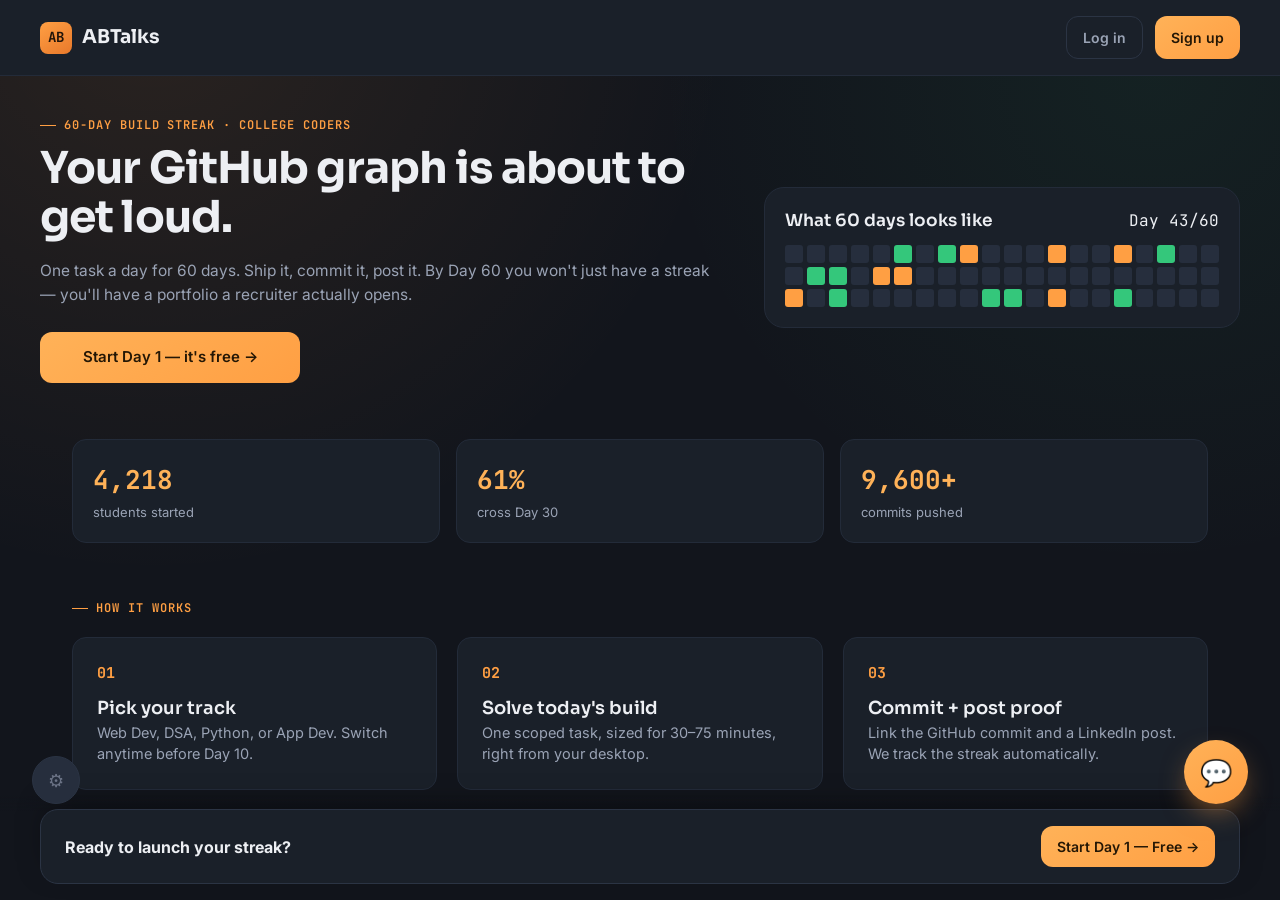
<file: index.html>
<!DOCTYPE html>
<html lang="en">
<head>
<meta charset="UTF-8" />
<meta name="viewport" content="width=device-width, initial-scale=1.0, viewport-fit=cover" />
<title>ABTalks — 60-Day Build Streak</title>
<link rel="preconnect" href="https://fonts.googleapis.com">
<link rel="preconnect" href="https://fonts.gstatic.com" crossorigin>
<link href="https://fonts.googleapis.com/css2?family=Sora:wght@400;500;600;700;800&family=Inter:wght@400;500;600;700&family=JetBrains+Mono:wght@400;500;600;700&display=swap" rel="stylesheet">
<style>
/* ============================= TOKENS ============================= */
:root{
  --bg:#12151C;
  --surface:#1A2029;
  --surface-2:#212836;
  --surface-3:#262E3D;
  --border:#2B3444;
  --border-soft:#232B39;
  --text:#EDEFF3;
  --text-dim:#9AA3B5;
  --text-faint:#6B7386;

  --turmeric:#FF9F43;
  --turmeric-strong:#FFB258;
  --turmeric-dim:#54401F;
  --turmeric-ink:#2A2013;

  --green:#34C77B;
  --green-strong:#4EE096;
  --green-dim:#173829;

  --coral:#FB6B6B;
  --coral-dim:#3E2323;

  --radius-sm:8px;
  --radius:14px;
  --radius-lg:20px;

  --font-display:'Sora', 'Inter', sans-serif;
  --font-body:'Inter', sans-serif;
  --font-mono:'JetBrains Mono', monospace;

  --shadow-card: 0 1px 0 rgba(255,255,255,0.02) inset, 0 8px 24px -12px rgba(0,0,0,0.6);
}

*{box-sizing:border-box;}
html,body{margin:0;padding:0;width:100%;height:100%;overflow:hidden;}
body{
  background:var(--bg);
  color:var(--text);
  font-family:var(--font-body);
  -webkit-font-smoothing:antialiased;
  line-height:1.5;
  display:flex;
  justify-content:center;
  align-items:center;
}
a{color:inherit;text-decoration:none;}
button{font-family:inherit;cursor:pointer;}
input{font-family:inherit;}
::selection{background:var(--turmeric-dim);color:var(--turmeric-strong);}

a:focus-visible, button:focus-visible, input:focus-visible, [tabindex]:focus-visible{
  outline:2px solid var(--turmeric);
  outline-offset:2px;
  border-radius:6px;
}

@media (prefers-reduced-motion: reduce){
  *{animation-duration:0.001ms !important; transition-duration:0.001ms !important;}
}

/* ============================= FULL SCREEN LAPTOP LAYOUT SHELL ============================= */
#app{
  width:100%;
  height:100%;
  max-width:100%;
  margin:0;
  background:var(--bg);
  position:relative;
  padding-bottom:84px;
  overflow-y:auto;
  background-image:
    radial-gradient(circle at 12% 0%, rgba(255,159,67,0.10), transparent 40%),
    radial-gradient(circle at 90% 8%, rgba(52,199,123,0.07), transparent 35%);
}

@media (min-width:900px){
  #app{
    max-width:100%;
    height:100%;
    border-radius:0;
    box-shadow:none;
    margin:0;
  }
}

.max-container{
  max-width:1200px;
  margin:0 auto;
  width:100%;
}

.topbar{
  display:flex; align-items:center; justify-content:space-between;
  padding:16px 32px;
  border-bottom:1px solid var(--border-soft);
  background:var(--surface);
  position:sticky;
  top:0;
  z-index:100;
}
.brand{ display:flex; align-items:center; gap:10px; font-family:var(--font-display); font-weight:700; font-size:19px; letter-spacing:-0.01em; cursor:pointer; }
.brand-mark{
  width:32px;height:32px;border-radius:8px;
  background:linear-gradient(145deg, var(--turmeric), #E8792B);
  display:flex;align-items:center;justify-content:center;
  font-family:var(--font-mono); font-weight:700; font-size:14px; color:#20140A;
}

/* ============================= UTILITY ============================= */
.eyebrow{
  font-family:var(--font-mono); font-size:12px; letter-spacing:0.08em; text-transform:uppercase;
  color:var(--turmeric); font-weight:600; display:flex; align-items:center; gap:8px;
}
.eyebrow::before{content:"";width:16px;height:1px;background:var(--turmeric);display:inline-block;}
.h1{ font-family:var(--font-display); font-weight:700; font-size:clamp(30px, 4vw, 44px); line-height:1.12; letter-spacing:-0.02em; margin:10px 0 0; }
.h2{ font-family:var(--font-display); font-weight:700; font-size:24px; line-height:1.2; letter-spacing:-0.01em; margin:0; }
.h3{ font-family:var(--font-display); font-weight:600; font-size:17px; margin:0; }
.p-muted{ color:var(--text-dim); font-size:15.5px; line-height:1.6; margin:0; }
.mono{ font-family:var(--font-mono); }

.card{
  background:var(--surface);
  border:1px solid var(--border-soft);
  border-radius:var(--radius);
  box-shadow:var(--shadow-card);
}
.btn{
  display:inline-flex; align-items:center; justify-content:center; gap:8px;
  border:none; border-radius:12px; font-weight:600; font-size:15px;
  padding:14px 22px; transition:transform .12s ease, filter .12s ease, background .12s ease;
  width:100%;
}
.btn:active{ transform:scale(0.98); }
.btn-primary{ background:linear-gradient(145deg, var(--turmeric-strong), var(--turmeric)); color:#241705; }
.btn-primary:hover{ filter:brightness(1.06); }
.btn-secondary{ background:var(--surface-3); color:var(--text); border:1px solid var(--border); }
.btn-ghost{ background:transparent; color:var(--text-dim); border:1px solid var(--border); }
.btn-sm{ padding:10px 16px; font-size:14px; width:auto; }
.btn[disabled]{ opacity:0.45; cursor:not-allowed; }

.pill{
  display:inline-flex; align-items:center; gap:6px;
  font-size:12.5px; font-weight:600; padding:6px 12px; border-radius:999px;
  font-family:var(--font-mono);
}
.pill-green{ background:var(--green-dim); color:var(--green-strong); }
.pill-turmeric{ background:var(--turmeric-dim); color:var(--turmeric-strong); }
.pill-coral{ background:var(--coral-dim); color:var(--coral); }
.pill-neutral{ background:var(--surface-3); color:var(--text-dim); }

/* ============================= TOAST ============================= */
#toast{
  position:fixed; left:50%; bottom:96px; transform:translate(-50%, 20px);
  background:var(--surface-3); border:1px solid var(--border); color:var(--text);
  padding:12px 20px; border-radius:999px; font-size:14px; font-weight:600;
  box-shadow:0 12px 30px -8px rgba(0,0,0,0.6);
  opacity:0; pointer-events:none; transition:all .25s cubic-bezier(.2,.9,.3,1.3);
  z-index:400; display:flex; align-items:center; gap:8px; white-space:nowrap;
}
#toast.show{ opacity:1; transform:translate(-50%, 0); }

/* ============================= LANDING ============================= */
.hero{ padding:40px 32px; }
.hero-grid-layout { display:grid; grid-template-columns: 1fr; gap:36px; }
@media(min-width:900px){ .hero-grid-layout { grid-template-columns: 1.3fr 0.9fr; align-items:center; } }

.hero-graph{
  margin-top:16px; border-radius:var(--radius-lg); overflow:hidden;
  background:var(--surface); border:1px solid var(--border-soft); padding:20px;
}
.hero-graph-head{ display:flex; justify-content:space-between; align-items:baseline; margin-bottom:12px;}
.mini-grid{ display:grid; grid-template-columns:repeat(20, 1fr); gap:4px; }
.mini-cell{ aspect-ratio:1; border-radius:3px; background:var(--surface-3); }

.trust-strip{
  display:grid; grid-template-columns:repeat(3, 1fr); gap:16px; padding:16px 32px; max-width:1200px; margin:0 auto;
}
@media(max-width:768px){ .trust-strip { grid-template-columns:1fr; } }
.trust-stat{
  background:var(--surface); border:1px solid var(--border-soft);
  border-radius:var(--radius); padding:20px;
}
.trust-stat .num{ font-family:var(--font-mono); font-size:26px; font-weight:700; color:var(--turmeric-strong); }
.trust-stat .lbl{ font-size:13px; color:var(--text-dim); margin-top:4px; }

.section{ padding:40px 32px 10px; max-width:1200px; margin:0 auto; width:100%; }
.steps{ margin-top:20px; display:grid; grid-template-columns:1fr; gap:20px; }
@media(min-width:768px){ .steps{ grid-template-columns:repeat(3, 1fr); } }
.step{ display:flex; flex-direction:column; gap:10px; padding:24px; background:var(--surface); border:1px solid var(--border-soft); border-radius:var(--radius); }
.step-num{ font-family:var(--font-mono); font-weight:700; font-size:15px; color:var(--turmeric); }
.step-body h4{ margin:0; font-family:var(--font-display); font-size:18px; font-weight:600; }
.step-body p{ margin:0; font-size:14.5px; color:var(--text-dim); }

.track-row{ display:flex; gap:10px; flex-wrap:wrap; margin-top:16px; }
.track-chip{
  background:var(--surface); border:1px solid var(--border); border-radius:999px;
  padding:10px 18px; font-size:13.5px; font-weight:600; color:var(--text-dim);
}

.testimonials-grid { display:grid; grid-template-columns:1fr; gap:20px; margin-top:20px; }
@media(min-width:768px){ .testimonials-grid { grid-template-columns:repeat(2, 1fr); } }
.testi{ background:var(--surface); border:1px solid var(--border-soft); border-radius:var(--radius); padding:24px; }
.testi-quote{ font-size:15px; line-height:1.6; }
.testi-who{ display:flex; align-items:center; gap:12px; margin-top:16px; }
.avatar{ width:36px;height:36px;border-radius:50%; display:flex;align-items:center;justify-content:center; font-family:var(--font-mono); font-weight:700; font-size:13px; color:#171a20; }
.testi-who .name{ font-size:14px; font-weight:600; }
.testi-who .meta{ font-size:12px; color:var(--text-faint); }

.faq-item{ border-bottom:1px solid var(--border-soft); }
.faq-q{ width:100%; text-align:left; background:none; border:none; color:var(--text); padding:18px 0; display:flex; justify-content:space-between; align-items:center; font-weight:600; font-size:15.5px; }
.faq-a{ max-height:0; overflow:hidden; transition:max-height .25s ease; }
.faq-a p{ margin:0 0 18px; font-size:14.5px; color:var(--text-dim); line-height:1.6; }
.faq-item.open .faq-a{ max-height:220px; }
.faq-chevron{ transition:transform .2s ease; color:var(--text-faint); font-family:var(--font-mono); }
.faq-item.open .faq-chevron{ transform:rotate(45deg); color:var(--turmeric); }

.sticky-cta{
  position:fixed; left:0; bottom:0; width:100%; padding:14px 32px calc(16px + env(safe-area-inset-bottom));
  background:linear-gradient(0deg, var(--bg) 85%, transparent);
  z-index:200;
}
.sticky-cta-inner{ max-width:1200px; margin:0 auto; background:var(--surface); border:1px solid var(--border); border-radius:18px; padding:16px 24px; box-shadow:0 -10px 30px -10px rgba(0,0,0,0.5); display:flex; justify-content:space-between; align-items:center;}

/* ============================= AUTH PAGES ============================= */
.auth-container{ padding:60px 32px; display:flex; justify-content:center; align-items:center; min-height:80vh; }
.auth-card{ background:var(--surface); border:1px solid var(--border-soft); border-radius:var(--radius-lg); padding:36px; box-shadow:var(--shadow-card); width:100%; max-width:480px; }
.auth-title{ font-family:var(--font-display); font-size:28px; font-weight:700; margin-bottom:8px; }
.auth-subtitle{ font-size:14.5px; color:var(--text-dim); margin-bottom:28px; }
.auth-switch{ text-align:center; font-size:13.5px; color:var(--text-dim); margin-top:24px; }
.auth-switch a{ color:var(--turmeric-strong); font-weight:600; text-decoration:underline; }

/* ============================= DASHBOARD & LAYOUTS ============================= */
.dash-header{ padding:24px 32px 12px; max-width:1200px; margin:0 auto; width:100%; display:flex; align-items:center; justify-content:space-between; }
.greeting{ font-family:var(--font-display); font-weight:700; font-size:24px; }
.greeting-sub{ font-size:14px; color:var(--text-faint); margin-top:4px; }
.profile-dot{ width:44px;height:44px;border-radius:50%; background:var(--surface-3); border:1px solid var(--border); display:flex;align-items:center;justify-content:center; font-family:var(--font-mono); font-weight:700; font-size:16px; }

.dashboard-grid { display:grid; grid-template-columns:1fr; gap:24px; max-width:1200px; margin:0 auto; padding:0 32px; width:100%; }
@media(min-width:900px){ .dashboard-grid { grid-template-columns: 2fr 1fr; } }

.streak-hero{
  border-radius:var(--radius-lg); padding:28px;
  background:linear-gradient(155deg, #22190C, var(--surface) 55%);
  border:1px solid var(--turmeric-dim);
  display:flex; align-items:center; justify-content:space-between; gap:16px;
}
.streak-hero.zero{ background:var(--surface); border-color:var(--border-soft); }
.streak-num-wrap{ display:flex; align-items:baseline; gap:10px; }
.streak-num{ font-family:var(--font-mono); font-weight:700; font-size:56px; color:var(--turmeric-strong); letter-spacing:-0.02em; }
.streak-hero.zero .streak-num{ color:var(--text-dim); }
.streak-unit{ font-size:15px; color:var(--text-dim); font-weight:600; }
.streak-flame{ font-size:38px; }
.streak-caption{ font-size:13.5px; color:var(--text-dim); margin-top:6px; }

.missed-banner{
  max-width:1200px; margin:0 auto 20px auto; padding:0 32px; width:100%;
}
.missed-banner-inner{
  border-radius:var(--radius); padding:16px 20px;
  background:var(--coral-dim); border:1px solid #5A3030;
  display:flex; gap:14px; align-items:flex-start;
}
.missed-banner .txt{ font-size:14px; color:#FFD9D9; line-height:1.5; }
.missed-banner b{ color:#fff; }

.today-card{ padding:24px; }
.today-card .top-row{ display:flex; justify-content:space-between; align-items:flex-start; gap:10px; margin-bottom:12px;}
.today-title{ font-family:var(--font-display); font-weight:700; font-size:22px; margin:8px 0 8px; line-height:1.3; }
.today-meta{ display:flex; gap:10px; flex-wrap:wrap; margin-bottom:18px; }

.progress-block{ padding:24px; background:var(--surface); border:1px solid var(--border-soft); border-radius:var(--radius); }
.progress-bar-track{ height:12px; border-radius:999px; background:var(--surface-3); overflow:hidden; margin-top:12px; }
.progress-bar-fill{ height:100%; border-radius:999px; background:linear-gradient(90deg, var(--turmeric), var(--green)); transition:width .5s ease; }
.progress-labels{ display:flex; justify-content:space-between; font-size:13.5px; color:var(--text-dim); margin-top:10px; }

.graph-section{ max-width:1200px; margin:0 auto 24px auto; padding:0 32px; width:100%; }
.graph-card { padding:24px; background:var(--surface); border:1px solid var(--border-soft); border-radius:var(--radius); }
.graph-scroll{ overflow-x:auto; padding-bottom:8px; margin-top:16px; scrollbar-width:thin; }
.graph-grid{ display:grid; grid-template-rows:repeat(6, 1fr); grid-auto-flow:column; gap:6px; width:max-content; }
.g-cell{ width:18px;height:18px;border-radius:4px; background:var(--surface-3); border:1px solid var(--border-soft); position:relative; }
.g-cell.done{ background:var(--green); border-color:var(--green); }
.g-cell.missed{ background:var(--coral-dim); border-color:var(--coral); }
.g-cell.today{ background:var(--turmeric); border-color:var(--turmeric); box-shadow:0 0 0 3px rgba(255,159,67,0.18); animation:pulse 2s infinite; }
.g-cell.future{ opacity:0.5; }
@keyframes pulse{ 0%,100%{box-shadow:0 0 0 3px rgba(255,159,67,0.18);} 50%{box-shadow:0 0 0 6px rgba(255,159,67,0.05);} }
.graph-legend{ display:flex; gap:20px; margin-top:16px; flex-wrap:wrap; }
.graph-legend span{ font-size:13px; color:var(--text-faint); display:flex; align-items:center; gap:6px; }
.legend-dot{ width:11px;height:11px;border-radius:3px; display:inline-block; }

.stat-grid{ display:grid; grid-template-columns:1fr 1fr; gap:16px; }
.stat-box{ padding:20px; }
.stat-box .num{ font-family:var(--font-mono); font-size:26px; font-weight:700; }
.stat-box .lbl{ font-size:13px; color:var(--text-dim); margin-top:6px; }

.badge-row{ max-width:1200px; margin:0 auto 24px auto; padding:0 32px; width:100%; display:flex; gap:12px; overflow-x:auto; scrollbar-width:none; }
.badge-chip{
  flex:0 0 auto; display:flex; align-items:center; gap:10px;
  background:var(--surface); border:1px solid var(--border-soft); border-radius:999px; padding:12px 20px;
  font-size:14px; font-weight:600; color:var(--text-dim);
}

.bottom-nav{
  position:fixed; left:0; bottom:0; width:100%; background:rgba(26,32,41,0.95); backdrop-filter:blur(10px);
  border-top:1px solid var(--border); display:flex; z-index:250;
  padding-bottom:env(safe-area-inset-bottom);
}
.bottom-nav-inner{ max-width:1200px; margin:0 auto; width:100%; display:flex; }
.nav-item{ flex:1; display:flex; flex-direction:column; align-items:center; gap:4px; padding:14px 0 12px; font-size:12px; color:var(--text-faint); font-weight:600; }
.nav-item.active{ color:var(--turmeric); }
.nav-ic{ font-size:20px; line-height:1; }

/* ============================= CHALLENGE DAY ============================= */
.day-container{ max-width:900px; margin:0 auto; padding:0 32px; width:100%; }
.day-hero{ padding:24px 32px 0; }
.day-back{ display:inline-flex; align-items:center; gap:8px; color:var(--text-dim); font-size:14px; font-weight:600; padding:8px 0 12px; }
.day-badge-row{ display:flex; gap:10px; margin-bottom:14px; flex-wrap:wrap; }
.day-title{ font-family:var(--font-display); font-weight:700; font-size:clamp(26px, 3.5vw, 34px); line-height:1.25; letter-spacing:-0.01em; margin:0 0 14px; }
.day-meta-row{ display:flex; gap:20px; margin:14px 0 6px; }
.day-meta-row .item{ font-size:14px; color:var(--text-dim); display:flex; align-items:center; gap:8px; }

.brief-card{ margin-top:20px; padding:32px; }
.brief-card p{ margin:0 0 18px; font-size:16px; line-height:1.7; color:var(--text); }
.req-list{ margin:0; padding:0; list-style:none; display:flex; flex-direction:column; gap:12px; }
.req-list li{ display:flex; gap:12px; font-size:14.5px; color:var(--text-dim); line-height:1.55; }
.req-list li::before{ content:"—"; color:var(--turmeric); flex:0 0 auto; }

.hint-toggle{ margin-top:20px; background:var(--surface-2); border:1px dashed var(--border); border-radius:12px; padding:16px 20px; font-size:14.5px; color:var(--text-dim); display:flex; justify-content:space-between; align-items:center; }
.hint-body{ max-height:0; overflow:hidden; transition:max-height .25s ease; }
.hint-body p{ font-size:14px; color:var(--turmeric-strong); background:var(--turmeric-ink); border-radius:10px; padding:16px; margin:14px 0 0; }
.hint-toggle.open .hint-body{ max-height:160px; }

.rescue-card{
  margin-top:20px; padding:24px; border-radius:var(--radius); border:1px solid var(--turmeric-dim);
  background:linear-gradient(155deg, #241A0C, var(--surface));
  display:flex; gap:20px; align-items:flex-start;
}
.rescue-ic{ font-size:32px; }
.rescue-card h4{ margin:0 0 8px; font-family:var(--font-display); font-size:18px; }
.rescue-card p{ margin:0 0 14px; font-size:14px; color:var(--text-dim); line-height:1.55; }
.rescue-actions{ display:flex; gap:12px; flex-wrap:wrap; }

.submit-card{ margin-top:20px; padding:32px; }
.field{ margin-bottom:20px; }
.field label{ display:block; font-size:14px; font-weight:600; color:var(--text-dim); margin-bottom:8px; }
.field input{
  width:100%; background:var(--surface-2); border:1px solid var(--border); color:var(--text);
  border-radius:12px; padding:14px 18px; font-size:15px; outline:none;
}
.field input.invalid{ border-color:var(--coral); }
.field input.valid{ border-color:var(--green); }
.field-hint{ font-size:12.5px; color:var(--text-faint); margin-top:6px; }
.field-hint.err{ color:var(--coral); }

.submitted-view{ margin-top:20px; padding:36px; text-align:center; }
.submitted-check{ width:64px;height:64px; border-radius:50%; background:var(--green-dim); display:flex; align-items:center; justify-content:center; font-size:30px; margin:0 auto 16px; }
.submitted-links{ display:flex; flex-direction:column; gap:12px; margin-top:20px; text-align:left; }
.submitted-links a{ background:var(--surface-2); border:1px solid var(--border); border-radius:12px; padding:14px 18px; font-size:14px; color:var(--text-dim); display:flex; justify-content:space-between; align-items:center; overflow:hidden; }

.lock-view{ margin-top:20px; padding:48px 32px; text-align:center; }
.lock-ic{ font-size:38px; margin-bottom:14px; }

/* ============================= CHATBOT ============================= */
#chat-fab{
  position:fixed; right:32px; bottom:96px; z-index:300;
  width:64px;height:64px;border-radius:50%;
  background:linear-gradient(145deg, var(--turmeric-strong), var(--turmeric));
  display:flex;align-items:center;justify-content:center; font-size:26px;
  box-shadow:0 12px 28px -6px rgba(255,159,67,0.5); border:none;
}

#chat-panel{
  position:fixed; right:32px; bottom:110px; transform:translateY(20px);
  width:100%; max-width:420px; height:600px; max-height:80vh;
  background:var(--surface); border:1px solid var(--border); border-radius:24px;
  z-index:500; display:flex; flex-direction:column; opacity:0; pointer-events:none;
  transition:all .25s cubic-bezier(.2,.9,.3,1.1);
  box-shadow:0 20px 60px -10px rgba(0,0,0,0.8);
}
#chat-panel.open{ opacity:1; pointer-events:auto; transform:translateY(0); }
.chat-head{ display:flex; align-items:center; justify-content:space-between; padding:20px 24px; border-bottom:1px solid var(--border-soft); }
.chat-head-title{ display:flex; align-items:center; gap:12px; }
.chat-head-title .dot{ width:10px;height:10px;border-radius:50%; background:var(--green); box-shadow:0 0 0 3px var(--green-dim); }
.chat-close{ background:var(--surface-3); border:none; color:var(--text-dim); width:34px;height:34px;border-radius:50%; font-size:16px; }
.chat-body{ flex:1; overflow-y:auto; padding:20px 24px; display:flex; flex-direction:column; gap:14px; }
.msg{ max-width:85%; padding:14px 16px; border-radius:16px; font-size:14.5px; line-height:1.55; }
.msg.bot{ background:var(--surface-2); align-self:flex-start; border-bottom-left-radius:4px; }
.msg.user{ background:var(--turmeric-dim); color:var(--turmeric-strong); align-self:flex-end; border-bottom-right-radius:4px; font-weight:600; }
.chat-chips{ display:flex; flex-wrap:wrap; gap:8px; padding:6px 24px 18px; }
.chip{ background:var(--surface-2); border:1px solid var(--border); border-radius:999px; padding:9px 16px; font-size:13px; color:var(--text-dim); }
.chat-input-row{ display:flex; gap:12px; padding:16px 24px calc(16px + env(safe-area-inset-bottom)); border-top:1px solid var(--border-soft); }
.chat-input-row input{ flex:1; background:var(--surface-2); border:1px solid var(--border); border-radius:14px; padding:14px 18px; color:var(--text); font-size:14.5px; outline:none; }
.chat-send{ background:var(--turmeric); border:none; border-radius:14px; width:52px; color:#241705; font-weight:700; font-size:16px; }
#chat-overlay{ display:none; }

/* ============================= QA PANEL ============================= */
#qa-fab{
  position:fixed; left:32px; bottom:96px; z-index:300;
  width:48px;height:48px;border-radius:50%; background:var(--surface-3); border:1px solid var(--border);
  color:var(--text-faint); font-size:18px; display:flex;align-items:center;justify-content:center;
}
#qa-panel{
  position:fixed; left:32px; bottom:156px; z-index:301; width:260px;
  background:var(--surface-2); border:1px solid var(--border); border-radius:16px; padding:16px;
  display:none; box-shadow:0 20px 50px -15px rgba(0,0,0,0.7);
}
#qa-panel.open{ display:block; }
#qa-panel h5{ margin:0 0 10px; font-size:11.5px; text-transform:uppercase; letter-spacing:0.05em; color:var(--text-faint); }
.qa-opt{ display:block; width:100%; text-align:left; background:none; border:none; color:var(--text-dim); font-size:13.5px; padding:9px 12px; border-radius:8px; }
.qa-opt.active{ background:var(--turmeric-dim); color:var(--turmeric-strong); font-weight:600; }
.qa-note{ font-size:11.5px; color:var(--text-faint); margin-top:12px; line-height:1.4; padding-top:10px; border-top:1px solid var(--border-soft); }

.fade-in{ animation:fadeIn .35s ease; }
@keyframes fadeIn{ from{opacity:0; transform:translateY(6px);} to{opacity:1; transform:translateY(0);} }
</style>
</head>
<body>
<div id="app"></div>

<div id="toast"></div>

<button id="chat-fab" aria-label="Open ABTalks chat" title="Ask ABTalks">💬</button>
<div id="chat-panel" role="dialog" aria-label="ABTalks assistant">
  <div class="chat-head">
    <div class="chat-head-title">
      <span class="dot"></span>
      <div>
        <div style="font-weight:700; font-size:15px;">ABTalks Assistant</div>
        <div style="font-size:12px; color:var(--text-faint);">Usually replies instantly</div>
      </div>
    </div>
    <button class="chat-close" id="chat-close-btn">✕</button>
  </div>
  <div class="chat-body" id="chat-body"></div>
  <div class="chat-chips" id="chat-chips"></div>
  <div class="chat-input-row">
    <input id="chat-input" type="text" placeholder="Ask about streaks, submissions…" />
    <button class="chat-send" id="chat-send-btn">➤</button>
  </div>
</div>

<button id="qa-fab" aria-label="Prototype controls" title="Prototype controls">⚙</button>
<div id="qa-panel">
  <h5>Preview as</h5>
  <button class="qa-opt" data-user="newUser">🌱 New user — Day 1</button>
  <button class="qa-opt" data-user="activeUser">🔥 Active streak</button>
  <button class="qa-opt" data-user="missedUser">⚠️ Missed a day</button>
  <div class="qa-note">Testing aid for this prototype — isn't part of the real product.</div>
</div>

<script>
/* ======================================================================
   ABTalks — mock data
   ====================================================================== */
const PLATFORM = {
  name: "ABTalks",
  totalDays: 60,
  stats: { studentsStarted: 4218, day30CrossRatePct: 61, commitsPushed: 9600 },
  tracks: ["Web Dev","DSA","Python","App Dev"]
};

const TASK_POOL = [
  {track:"Web Dev", title:"Build a live character counter", difficulty:"Beginner", estMinutes:45,
   brief:"Most sign-up forms silently reject your bio at 160 characters. Build the counter that would've saved someone's evening — a text box with a live character count that warns you before you hit the wall.",
   requirements:["A textarea with a visible counter that updates on every keystroke","Counter turns amber past 80% of the limit, red at the limit","Submit button disables once the limit is crossed","Plain HTML/CSS/JS or your framework of choice — no character-count libraries"],
   hint:"The `input` event fires on every keystroke — you don't need a button to trigger the count."},
  {track:"DSA", title:"Reverse a linked list in-place", difficulty:"Beginner", estMinutes:40,
   brief:"The interview classic. Reverse a singly linked list without allocating a second list — only pointer moves allowed.",
   requirements:["Implement iteratively with three pointers (prev, curr, next)","O(1) extra space — no arrays, no new list","Add one test with an odd-length list, one with even","Comment the tricky pointer-swap line"],
   hint:"Draw it on paper first. The bug is almost always in the order you reassign `next`."},
  {track:"Python", title:"Parse a messy CSV without pandas", difficulty:"Intermediate", estMinutes:60,
   brief:"You'll get CSVs with missing commas, stray quotes, and blank rows long before you get clean ones. Write a parser that survives that.",
   requirements:["Handle quoted fields containing commas","Skip and log blank rows instead of crashing","Return a list of dicts keyed by header","No pandas or csv module — build the state machine yourself"],
   hint:"Track whether you're 'inside quotes' as a boolean while you scan characters."},
  {track:"App Dev", title:"Ship a swipe-to-delete list", difficulty:"Intermediate", estMinutes:75,
   brief:"Build a list where swiping a row left reveals a delete action, and releasing past a threshold removes the item with an animation.",
   requirements:["Swipe gesture reveals a delete button under the row","Releasing past 40% width auto-completes the delete","Releasing before that snaps back","Deleting animates the row out — no hard cuts"],
   hint:"Track the swipe as a translateX on the row, driven by touch delta, then animate to 0 or -100% on release."},
  {track:"Web Dev", title:"Debounce a search input", difficulty:"Intermediate", estMinutes:50,
   brief:"An unthrottled search box fires a network call on every keystroke. Fix that with a debounce that only fires once typing pauses.",
   requirements:["Search only fires 300ms after the user stops typing","Typing again before 300ms cancels the pending call","Show a subtle loading state while the (mocked) call is in flight","Write the debounce function yourself — no lodash"],
   hint:"setTimeout + clearTimeout on every keystroke is the whole trick."},
  {track:"DSA", title:"Detect a cycle in a graph", difficulty:"Advanced", estMinutes:70,
   brief:"Given a directed graph as an adjacency list, detect whether it contains a cycle — the same check that stops a build system from deadlocking on circular imports.",
   requirements:["DFS with a 'currently visiting' set, not just a 'visited' set","Return the actual cycle path, not just true/false","Handle disconnected components","Explain in a comment why 'visited' alone isn't enough"],
   hint:"A node in your current DFS stack that you reach again is the cycle — that's different from a node you've merely finished visiting."},
  {track:"Python", title:"Write a tiny rate limiter", difficulty:"Intermediate", estMinutes:55,
   brief:"APIs get abused without one. Build a token-bucket rate limiter you could drop into any function to cap how often it runs.",
   requirements:["Configurable max calls per time window","Calls over the limit are rejected, not queued","Works as a decorator on any function","Include a quick script proving it blocks the 4th call in a 3-per-second limit"],
   hint:"Store timestamps of recent calls and prune anything older than the window on each check."},
  {track:"Web Dev", title:"Build a dark-mode toggle that persists", difficulty:"Beginner", estMinutes:35,
   brief:"A theme toggle that forgets your choice on refresh is worse than no toggle at all. Build one that remembers.",
   requirements:["Toggle switches a CSS class or data-attribute on the root element","Choice persists across a page reload","Respects the OS preference on first visit","No flash of the wrong theme on load"],
   hint:"Read the saved preference before the rest of the page paints, not after."},
  {track:"App Dev", title:"Build an offline-first note field", difficulty:"Advanced", estMinutes:80,
   brief:"Hostel wifi drops mid-typing more often than it doesn't. Build a note input that keeps working — and keeps your text — through a disconnect.",
   requirements:["Detect online/offline state changes","Queue unsaved changes locally while offline","Sync automatically the moment connectivity returns","Show the user a clear 'saved / pending / offline' status"],
   hint:"Treat 'saved' as a state machine, not a boolean — you need at least saved, pending, offline."},
  {track:"DSA", title:"Implement an LRU cache", difficulty:"Advanced", estMinutes:65,
   brief:"Build a Least-Recently-Used cache with O(1) get and put — the data structure behind most in-memory caching layers.",
   requirements:["O(1) get and put — no scanning to find the oldest entry","Fixed capacity — inserting past capacity evicts the LRU item","Use a hashmap + doubly linked list, not a sorted structure","Add a test that proves eviction order is correct"],
   hint:"The hashmap gives you O(1) lookup; the doubly linked list gives you O(1) reordering. You need both."}
];

function difficultyForDay(id){ return id<=15?"Beginner": id<=40?"Intermediate":"Advanced"; }

function buildDay(id){
  const base = TASK_POOL[(id-1) % TASK_POOL.length];
  return { id, track: base.track, title: base.title, difficulty: difficultyForDay(id),
    estMinutes: base.estMinutes, brief: base.brief, requirements: base.requirements, hint: base.hint };
}
const DAYS = Array.from({length: PLATFORM.totalDays}, (_,i)=>buildDay(i+1));

function mkSubmission(dayId, hoursAgo){
  return { githubUrl:`https://github.com/aanya-dev/abtalks-60/commit/${(dayId*7919).toString(16).slice(0,7)}`,
            linkedinUrl:`https://www.linkedin.com/posts/aanya-dev_abtalks-day${dayId}-activity`,
            submittedAt: Date.now() - hoursAgo*3600*1000 };
}

const USERS = {
  newUser: {
    key:"newUser", name:"Rahul", college:"", track:null, currentDay:1, streak:0,
    completedDays:{}, badges:[], freezeTokens:1, rank:null
  },
  activeUser: {
    key:"activeUser", name:"Aanya", college:"3rd yr · CSE", track:"Web Dev", currentDay:15, streak:14,
    completedDays: Object.fromEntries(Array.from({length:14},(_,i)=>[i+1, mkSubmission(i+1, (14-i)*26)])),
    badges:["Consistency Streak","Early Bird"], freezeTokens:1, rank:"Top 12% this week"
  },
  missedUser: {
    key:"missedUser", name:"Karan", college:"2nd yr · IT", track:"DSA", currentDay:14, streak:0,
    completedDays: Object.fromEntries(Array.from({length:12},(_,i)=>[i+1, mkSubmission(i+1, (12-i)*30)])),
    missedDay:13, badges:["Early Bird"], freezeTokens:0, rank:null
  }
};

/* ======================================================================
   STATE
   ====================================================================== */
const STATE = { userKey:"activeUser", simulateNight:false };
function currentUser(){ return USERS[STATE.userKey]; }

/* ======================================================================
   UTILS
   ====================================================================== */
function el(html){ const t=document.createElement('template'); t.innerHTML=html.trim(); return t.content.firstElementChild; }
function timeAgo(ts){ const h=Math.round((Date.now()-ts)/3600000); if(h<1) return "just now"; if(h<24) return `${h}h ago`; return `${Math.round(h/24)}d ago`; }
function toast(msg){
  const t=document.getElementById('toast'); t.textContent=msg; t.classList.add('show');
  clearTimeout(toast._t); toast._t=setTimeout(()=>t.classList.remove('show'), 2200);
}
function initials(name){ return (name||"?").trim().charAt(0).toUpperCase(); }
function isLateNight(){ if(STATE.simulateNight) return true; const h=new Date().getHours(); return h>=21 || h<5; }

function dayStatus(user, dayId){
  if(user.completedDays[dayId]) return "completed";
  if(user.missedDay===dayId) return "missed";
  if(dayId===user.currentDay) return "today";
  if(dayId<user.currentDay) return "past-empty";
  return "locked";
}

/* ======================================================================
   COMMIT GRAPH
   ====================================================================== */
function renderMiniGrid(){
  let cells="";
  for(let i=0;i<60;i++){
    const on = Math.random() > 0.72;
    cells += `<div class="mini-cell" style="background:${on? (Math.random()>0.5?'var(--turmeric)':'var(--green)') : 'var(--surface-3)'}"></div>`;
  }
  return `<div class="mini-grid">${cells}</div>`;
}

function renderCommitGraph(user){
  let cells = "";
  for(let d=1; d<=PLATFORM.totalDays; d++){
    const status = dayStatus(user, d);
    const cls = status==="completed" ? "done" : status==="missed" ? "missed" : status==="today" ? "today" : status==="locked" ? "future" : "future";
    cells += `<a href="#/day/${d}" class="g-cell ${cls}" title="Day ${d}${status==='completed'?' · done':status==='missed'?' · missed':status==='today'?' · today':''}"></a>`;
  }
  return `
    <div class="graph-scroll"><div class="graph-grid">${cells}</div></div>
    <div class="graph-legend">
      <span><i class="legend-dot" style="background:var(--green)"></i>Shipped</span>
      <span><i class="legend-dot" style="background:var(--turmeric)"></i>Today</span>
      <span><i class="legend-dot" style="background:var(--coral)"></i>Missed</span>
      <span><i class="legend-dot" style="background:var(--surface-3)"></i>Upcoming</span>
    </div>`;
}

/* ======================================================================
   BOTTOM NAV
   ====================================================================== */
function renderBottomNav(active){
  return `
  <nav class="bottom-nav">
    <div class="bottom-nav-inner">
      <a href="#/" class="nav-item ${active==='home'?'active':''}"><span class="nav-ic">⌂</span>Home</a>
      <a href="#/dashboard" class="nav-item ${active==='dash'?'active':''}"><span class="nav-ic">◧</span>Dashboard</a>
      <a href="#/day/${currentUser().currentDay}" class="nav-item ${active==='day'?'active':''}"><span class="nav-ic">▣</span>Today</a>
    </div>
  </nav>`;
}

/* ======================================================================
   VIEW: LANDING  (/)
   ====================================================================== */
function viewLanding(){
  const s = PLATFORM.stats;
  return `
  <div class="topbar">
    <div class="max-container" style="display:flex; justify-content:space-between; align-items:center; width:100%;">
      <div class="brand" onclick="location.hash='#/'"><span class="brand-mark">AB</span>${PLATFORM.name}</div>
      <div style="display:flex; gap:12px;">
        <a href="#/login" class="btn btn-ghost btn-sm">Log in</a>
        <a href="#/signup" class="btn btn-primary btn-sm">Sign up</a>
      </div>
    </div>
  </div>

  <section class="hero fade-in">
    <div class="max-container">
      <div class="hero-grid-layout">
        <div>
          <div class="eyebrow">60-day build streak · College coders</div>
          <h1 class="h1">Your GitHub graph is about to get loud.</h1>
          <p class="p-muted" style="margin-top:16px;">One task a day for 60 days. Ship it, commit it, post it. By Day 60 you won't just have a streak — you'll have a portfolio a recruiter actually opens.</p>
          <a href="#/signup" class="btn btn-primary" style="margin-top:24px; max-width:260px;">Start Day 1 — it's free →</a>
        </div>
        <div class="hero-graph">
          <div class="hero-graph-head">
            <span class="h3">What 60 days looks like</span>
            <span class="mono">Day 43/60</span>
          </div>
          ${renderMiniGrid()}
        </div>
      </div>
    </div>
  </section>

  <div class="trust-strip">
    <div class="trust-stat"><div class="num">${s.studentsStarted.toLocaleString('en-IN')}</div><div class="lbl">students started</div></div>
    <div class="trust-stat"><div class="num">${s.day30CrossRatePct}%</div><div class="lbl">cross Day 30</div></div>
    <div class="trust-stat"><div class="num">${s.commitsPushed.toLocaleString('en-IN')}+</div><div class="lbl">commits pushed</div></div>
  </div>

  <section class="section">
    <span class="eyebrow">How it works</span>
    <div class="steps">
      <div class="step"><div class="step-num">01</div><div class="step-body"><h4>Pick your track</h4><p>Web Dev, DSA, Python, or App Dev. Switch anytime before Day 10.</p></div></div>
      <div class="step"><div class="step-num">02</div><div class="step-body"><h4>Solve today's build</h4><p>One scoped task, sized for 30–75 minutes, right from your desktop.</p></div></div>
      <div class="step"><div class="step-num">03</div><div class="step-body"><h4>Commit + post proof</h4><p>Link the GitHub commit and a LinkedIn post. We track the streak automatically.</p></div></div>
    </div>
    <div class="track-row" style="margin-top:24px;">
      ${PLATFORM.tracks.map(t=>`<span class="track-chip">${t}</span>`).join('')}
    </div>
  </section>

  <section class="section">
    <span class="eyebrow">Why students stick with it</span>
    <div class="testimonials-grid">
      <div class="testi">
        <p class="testi-quote">"I've started five DSA sheets and finished none. The daily streak is the only thing that's made me actually show up — even on placement-season weeks."</p>
        <div class="testi-who"><span class="avatar" style="background:var(--turmeric-strong)">P</span><div><div class="name">Priya · 3rd yr, ECE</div><div class="meta">Day 38 of 60</div></div></div>
      </div>
      <div class="testi">
        <p class="testi-quote">"My LinkedIn used to be empty. Now it's 40 posts of things I actually built. A recruiter messaged me because of Day 22."</p>
        <div class="testi-who"><span class="avatar" style="background:var(--green-strong)">S</span><div><div class="name">Sahil · 2nd yr, IT</div><div class="meta">Completed the 60</div></div></div>
      </div>
    </div>
  </section>

  <section class="section" style="padding-bottom:50px;">
    <span class="eyebrow">Before you start</span>
    <div class="card" style="margin-top:16px; padding:0 24px;">
      ${faqItem("Is ABTalks actually free?", "Yes. All 60 days, every track, no paywall. We don't ask for a payment method to preview or start Day 1.")}
      ${faqItem("What if I miss a day?", "Your streak resets, but your progress doesn't — completed days stay logged. You also get one streak-freeze token a month.")}
      ${faqItem("Do I need to already know DSA?", "No. Beginner days (1–15) assume first-year fundamentals only. Difficulty ramps gradually through the 60 days.")}
      ${faqItem("Do I need a GitHub or LinkedIn account?", "Yes, both — that's how proof-of-work is verified.")}
    </div>
  </section>

  <div style="height:90px;"></div>
  <div class="sticky-cta"><div class="sticky-cta-inner">
    <div><strong>Ready to launch your streak?</strong></div>
    <a href="#/signup" class="btn btn-primary btn-sm">Start Day 1 — Free →</a>
  </div></div>
  `;
}
function faqItem(q,a){
  return `<div class="faq-item"><button class="faq-q" data-faq>${q}<span class="faq-chevron">+</span></button><div class="faq-a"><p>${a}</p></div></div>`;
}

/* ======================================================================
   VIEW: LOGIN (/login)
   ====================================================================== */
function viewLogin(){
  return `
  <div class="topbar">
    <div class="max-container" style="display:flex; justify-content:space-between; align-items:center; width:100%;">
      <div class="brand" onclick="location.hash='#/'"><span class="brand-mark">AB</span>${PLATFORM.name}</div>
      <a href="#/signup" class="btn btn-ghost btn-sm">Sign up</a>
    </div>
  </div>
  <div class="auth-container fade-in">
    <div class="auth-card">
      <div class="auth-title">Welcome back</div>
      <div class="auth-subtitle">Log in to continue your 60-day challenge streak.</div>
      <form id="login-form" onsubmit="event.preventDefault(); handleLogin();">
        <div class="field">
          <label for="login-email">Email address</label>
          <input type="email" id="login-email" placeholder="you@college.edu" required />
        </div>
        <div class="field">
          <label for="login-pass">Password</label>
          <input type="password" id="login-pass" placeholder="••••••••" required />
        </div>
        <button type="submit" class="btn btn-primary" style="margin-top:10px;">Log In</button>
      </form>
      <div class="auth-switch">Don't have an account? <a href="#/signup">Sign up</a></div>
    </div>
  </div>
  `;
}

function handleLogin(){
  toast("Successfully logged in! Welcome back.");
  setTimeout(()=> location.hash = '#/dashboard', 800);
}

/* ======================================================================
   VIEW: SIGNUP (/signup)
   ====================================================================== */
function viewSignup(){
  return `
  <div class="topbar">
    <div class="max-container" style="display:flex; justify-content:space-between; align-items:center; width:100%;">
      <div class="brand" onclick="location.hash='#/'"><span class="brand-mark">AB</span>${PLATFORM.name}</div>
      <a href="#/login" class="btn btn-ghost btn-sm">Log in</a>
    </div>
  </div>
  <div class="auth-container fade-in">
    <div class="auth-card">
      <div class="auth-title">Create account</div>
      <div class="auth-subtitle">Start your 60-day coding journey today.</div>
      <form id="signup-form" onsubmit="event.preventDefault(); handleSignup();">
        <div class="field">
          <label for="signup-name">Full Name</label>
          <input type="text" id="signup-name" placeholder="Aanya Sharma" required />
        </div>
        <div class="field">
          <label for="signup-email">Email address</label>
          <input type="email" id="signup-email" placeholder="you@college.edu" required />
        </div>
        <div class="field">
          <label for="signup-pass">Password</label>
          <input type="password" id="signup-pass" placeholder="Create a password" required />
        </div>
        <button type="submit" class="btn btn-primary" style="margin-top:10px;">Create Account & Start Day 1</button>
      </form>
      <div class="auth-switch">Already have an account? <a href="#/login">Log in</a></div>
    </div>
  </div>
  `;
}

function handleSignup(){
  toast("Account created successfully! Let's build.");
  setTimeout(()=> location.hash = '#/day/1', 800);
}

/* ======================================================================
   VIEW: DASHBOARD  (/dashboard)
   ====================================================================== */
function viewDashboard(){
  const u = currentUser();
  const totalDone = Object.keys(u.completedDays).length;
  const pct = Math.round((totalDone/PLATFORM.totalDays)*100);
  const night = isLateNight();
  const today = DAYS[u.currentDay-1];
  const isNewUser = u.currentDay===1 && totalDone===0;

  return `
  <div class="topbar">
    <div class="max-container" style="display:flex; justify-content:space-between; align-items:center; width:100%;">
      <div class="brand" onclick="location.hash='#/'"><span class="brand-mark">AB</span>${PLATFORM.name}</div>
      <a href="#/login" class="btn btn-ghost btn-sm" style="font-size:13px; padding:6px 12px;">Log out</a>
    </div>
  </div>

  <div class="dash-header fade-in">
    <div>
      <div class="greeting">${isNewUser? `Welcome, ${u.name||'friend'} 👋` : night? `Burning the midnight oil, ${u.name}?` : `Good going, ${u.name} 👋`}</div>
      <div class="greeting-sub">${isNewUser? "Let's get your first day shipped." : night? "Late-night sessions count double in spirit." : `${new Date().toLocaleDateString('en-IN',{weekday:'long', day:'numeric', month:'short'})}`}</div>
    </div>
    <div class="profile-dot">${initials(u.name)}</div>
  </div>

  ${u.missedDay ? `
  <div class="missed-banner fade-in">
    <div class="missed-banner-inner">
      <span style="font-size:20px;">⚠️</span>
      <div class="txt"><b>You missed Day ${u.missedDay}.</b> Your streak reset to 0 — it happens. ${u.freezeTokens>0 ? `You still have <b>${u.freezeTokens} streak-freeze token</b> left.` : `You're out of freeze tokens this month.`}</div>
    </div>
  </div>` : ``}

  <div class="dashboard-grid fade-in">
    <div>
      <div class="streak-hero ${u.streak===0?'zero':''}" style="margin-bottom:24px;">
        <div>
          <div class="streak-num-wrap"><span class="streak-num">${u.streak}</span><span class="streak-unit">day${u.streak===1?'':'s'} streak</span></div>
          <div class="streak-caption">${u.streak===0? "No active streak yet — Day 1 starts it." : `Longest this challenge: ${Math.max(u.streak, totalDone)} days`}</div>
        </div>
        <div class="streak-flame">${u.streak>0?'🔥':'🕯️'}</div>
      </div>

      <a href="#/day/${u.currentDay}" class="card today-card" style="display:block; margin-bottom:24px;">
        <div class="top-row">
          <span class="pill pill-turmeric">Day ${u.currentDay} of ${PLATFORM.totalDays}</span>
          <span class="pill pill-neutral">${today.difficulty}</span>
        </div>
        <div style="font-size:12px; color:var(--text-faint); font-family:var(--font-mono);">${today.track}</div>
        <div class="today-title">${today.title}</div>
        <div class="today-meta"><span class="pill pill-neutral">⏱ ~${today.estMinutes} min</span></div>
        <div class="btn btn-primary">${isNewUser? "Start Day 1 →" : "Open today's challenge →"}</div>
      </a>
    </div>

    <div style="display:flex; flex-direction:column; gap:24px;">
      <div class="stat-grid" style="margin:0;">
        <div class="card stat-box"><div class="num">${u.rank || '—'}</div><div class="lbl">Standing</div></div>
        <div class="card stat-box"><div class="num">${u.freezeTokens} 🧊</div><div class="lbl">Freezes left</div></div>
      </div>

      <div class="progress-block">
        <div style="display:flex; justify-content:space-between; align-items:baseline; margin-bottom:10px;">
          <span class="h3">Progress</span>
          <span class="mono" style="font-size:14px; color:var(--turmeric-strong);">${pct}%</span>
        </div>
        <div class="progress-bar-track" style="margin:0;"><div class="progress-bar-fill" style="width:${pct}%"></div></div>
        <div class="progress-labels"><span>${totalDone} shipped</span><span>${PLATFORM.totalDays-totalDone} remaining</span></div>
      </div>
    </div>
  </div>

  <div class="graph-section fade-in">
    <div class="graph-card">
      <span class="eyebrow">Your commit graph</span>
      ${renderCommitGraph(u)}
    </div>
  </div>

  ${u.badges.length ? `
  <div class="badge-row fade-in">
    ${u.badges.map(b=>`<div class="badge-chip">🏅 ${b}</div>`).join('')}
  </div>` : ``}

  <div style="height:40px;"></div>
  ${renderBottomNav('dash')}
  `;
}

/* ======================================================================
   VIEW: CHALLENGE DAY  (/day/:id)
   ====================================================================== */
function viewDay(id){
  const u = currentUser();
  const dayId = Math.min(Math.max(parseInt(id)||1,1), PLATFORM.totalDays);
  const day = DAYS[dayId-1];
  const status = dayStatus(u, dayId);
  const night = isLateNight();
  const showRescue = status==="today" && night;

  let body = "";

  if(status==="locked"){
    body = `
    <div class="card lock-view fade-in">
      <div class="lock-ic">🔒</div>
      <div class="h3">Day ${dayId} is locked</div>
      <p class="p-muted" style="margin-top:10px;">This unlocks once you complete Day ${u.currentDay}. One day at a time — that's the whole method.</p>
      <a href="#/day/${u.currentDay}" class="btn btn-primary" style="margin-top:20px; max-width:240px; margin-inline:auto;">Go to Day ${u.currentDay} →</a>
    </div>`;
  } else {
    body = `
    <div class="brief-card card fade-in">
      <p>${day.brief}</p>
      <ul class="req-list">${day.requirements.map(r=>`<li>${r}</li>`).join('')}</ul>
      <div class="hint-toggle" id="hint-toggle">
        <span>💡 Stuck? Peek at a hint</span><span id="hint-chevron">+</span>
        <div class="hint-body" id="hint-body"><p>${day.hint}</p></div>
      </div>
    </div>`;

    if(status==="missed"){
      body += `
      <div class="missed-banner fade-in" style="margin-top:20px; padding:0;">
        <div class="missed-banner-inner">
          <span style="font-size:20px;">⚠️</span>
          <div class="txt"><b>This day was missed.</b> It's kept here for record, but no longer counts toward today's streak.</div>
        </div>
      </div>`;
    }

    if(showRescue){
      body += `
      <div class="rescue-card fade-in" style="margin-top:20px;">
        <div class="rescue-ic">🦉</div>
        <div style="flex:1;">
          <h4>Night Owl Rescue</h4>
          <p>It's late and today's task is still open. Swap to a 15-minute micro-version to keep the chain alive.</p>
          <div class="rescue-actions">
            <button class="btn btn-secondary btn-sm" id="rescue-micro">Try micro-task</button>
            <button class="btn btn-ghost btn-sm" id="rescue-freeze" ${u.freezeTokens<1?'disabled':''}>Use freeze (${u.freezeTokens})</button>
          </div>
        </div>
      </div>`;
    }

    if(status==="completed"){
      const sub = u.completedDays[dayId];
      body += `
      <div class="submitted-view card fade-in" style="margin-top:20px;">
        <div class="submitted-check">✅</div>
        <div class="h3">Day ${dayId} logged</div>
        <p class="p-muted" style="margin-top:8px;">Submitted ${timeAgo(sub.submittedAt)}. Nice work.</p>
        <div class="submitted-links">
          <a href="${sub.githubUrl}" target="_blank" rel="noopener"><span>⌥ ${sub.githubUrl.replace('https://','')}</span><span>↗</span></a>
          <a href="${sub.linkedinUrl}" target="_blank" rel="noopener"><span>in ${sub.linkedinUrl.replace('https://www.','')}</span><span>↗</span></a>
        </div>
        <button class="btn btn-ghost btn-sm" style="margin-top:16px; width:100%;" id="edit-submission">Edit submission</button>
      </div>`;
    } else if(status==="today" || status==="missed" || status==="past-empty"){
      body += renderSubmitForm(dayId, status);
    }
  }

  return `
  <div class="topbar">
    <div class="max-container" style="display:flex; justify-content:space-between; align-items:center; width:100%;">
      <div class="brand" onclick="location.hash='#/'"><span class="brand-mark">AB</span>${PLATFORM.name}</div>
    </div>
  </div>
  <div class="day-container">
    <div class="day-hero fade-in">
      <a href="#/dashboard" class="day-back">← Dashboard</a>
      <div class="day-badge-row">
        <span class="pill pill-turmeric">Day ${dayId} / ${PLATFORM.totalDays}</span>
        <span class="pill pill-neutral">${day.track}</span>
        <span class="pill ${status==='completed'?'pill-green':status==='missed'?'pill-coral':'pill-neutral'}">${day.difficulty}</span>
      </div>
      <h1 class="day-title">${day.title}</h1>
      <div class="day-meta-row">
        <span class="item">⏱ ~${day.estMinutes} min</span>
        <span class="item">${status==='completed'?'✅ Completed':status==='missed'?'⚠️ Missed':status==='locked'?'🔒 Locked':'🟠 In progress'}</span>
      </div>
    </div>
    ${body}
  </div>
  <div style="height:40px;"></div>
  ${renderBottomNav('day')}
  `;
}

function renderSubmitForm(dayId, status){
  return `
  <div class="submit-card card fade-in" style="margin-top:20px;" id="submit-card">
    <span class="h3">Submit proof of work</span>
    <p class="p-muted" style="margin:8px 0 20px;">Two links, that's it. We check the URL shape — not the code.</p>

    <div class="field">
      <label for="gh-input">GitHub commit or repo URL</label>
      <input id="gh-input" type="url" placeholder="https://github.com/you/repo/commit/…" autocomplete="off" />
      <div class="field-hint" id="gh-hint">Must be a github.com link.</div>
    </div>
    <div class="field">
      <label for="li-input">LinkedIn post URL</label>
      <input id="li-input" type="url" placeholder="https://www.linkedin.com/posts/…" autocomplete="off" />
      <div class="field-hint" id="li-hint">Must be a linkedin.com link.</div>
    </div>

    <button class="btn btn-primary" id="submit-btn" disabled>Log Day ${dayId} & extend streak</button>
  </div>`;
}

/* ======================================================================
   ROUTER
   ====================================================================== */
function parseRoute(){
  const hash = location.hash.replace(/^#/, '') || '/';
  if(hash==='/' ) return {name:'landing'};
  if(hash==='/login') return {name:'login'};
  if(hash==='/signup') return {name:'signup'};
  if(hash==='/dashboard') return {name:'dashboard'};
  const m = hash.match(/^\/day\/(\d+)$/);
  if(m) return {name:'day', id:m[1]};
  return {name:'landing'};
}

function render(){
  const route = parseRoute();
  const app = document.getElementById('app');
  if(route.name==='landing') app.innerHTML = viewLanding();
  else if(route.name==='login') app.innerHTML = viewLogin();
  else if(route.name==='signup') app.innerHTML = viewSignup();
  else if(route.name==='dashboard') app.innerHTML = viewDashboard();
  else if(route.name==='day') app.innerHTML = viewDay(route.id);
  app.scrollTop = 0;
  bindPageEvents(route);
  syncQaPanel();
}

/* ======================================================================
   PAGE-LEVEL EVENT BINDING
   ====================================================================== */
function bindPageEvents(route){
  document.querySelectorAll('[data-faq]').forEach(btn=>{
    btn.addEventListener('click', ()=> btn.parentElement.classList.toggle('open'));
  });

  if(route.name==='day'){
    const dayId = Math.min(Math.max(parseInt(route.id)||1,1), PLATFORM.totalDays);
    const u = currentUser();

    const hintToggle = document.getElementById('hint-toggle');
    if(hintToggle) hintToggle.addEventListener('click', ()=> hintToggle.classList.toggle('open'));

    const gh = document.getElementById('gh-input');
    const li = document.getElementById('li-input');
    const submitBtn = document.getElementById('submit-btn');
    function validate(){
      if(!gh || !li) return;
      const ghOk = /^https:\/\/(www\.)?github\.com\/.+/i.test(gh.value.trim());
      const liOk = /^https:\/\/(www\.)?linkedin\.com\/.+/i.test(li.value.trim());
      gh.classList.toggle('invalid', gh.value.length>0 && !ghOk);
      gh.classList.toggle('valid', ghOk);
      li.classList.toggle('invalid', li.value.length>0 && !liOk);
      li.classList.toggle('valid', liOk);
      document.getElementById('gh-hint').textContent = gh.value.length>0 && !ghOk ? "That doesn't look like a github.com link yet." : "Must be a github.com link.";
      document.getElementById('gh-hint').classList.toggle('err', gh.value.length>0 && !ghOk);
      document.getElementById('li-hint').textContent = li.value.length>0 && !liOk ? "That doesn't look like a linkedin.com link yet." : "Must be a linkedin.com link.";
      document.getElementById('li-hint').classList.toggle('err', li.value.length>0 && !liOk);
      if(submitBtn) submitBtn.disabled = !(ghOk && liOk);
    }
    if(gh) gh.addEventListener('input', validate);
    if(li) li.addEventListener('input', validate);
    if(submitBtn) submitBtn.addEventListener('click', ()=>{
      u.completedDays[dayId] = { githubUrl: gh.value.trim(), linkedinUrl: li.value.trim(), submittedAt: Date.now() };
      if(u.missedDay===dayId) delete u.missedDay;
      if(dayId===u.currentDay){
        u.streak += 1;
        u.currentDay = Math.min(dayId+1, PLATFORM.totalDays);
      }
      toast(`Day ${dayId} logged · streak now ${u.streak} 🔥`);
      render();
      setTimeout(()=> location.hash = '#/dashboard', 900);
    });

    const editBtn = document.getElementById('edit-submission');
    if(editBtn) editBtn.addEventListener('click', ()=>{
      delete u.completedDays[dayId];
      render();
    });

    const rescueMicro = document.getElementById('rescue-micro');
    if(rescueMicro) rescueMicro.addEventListener('click', ()=>{
      toast("Micro-task unlocked — a 15-min version replaces today's brief.");
      const day = DAYS[dayId-1];
      day.brief = "Rescue mode: skip the full build. Just get one working piece on screen and commit it. You can finish properly tomorrow; tonight is about not breaking the chain.";
      day.requirements = ["Any visible, working fragment","Commit it","Come back tomorrow to finish"];
      day.estMinutes = 15;
      render();
    });
    const rescueFreeze = document.getElementById('rescue-freeze');
    if(rescueFreeze) rescueFreeze.addEventListener('click', ()=>{
      if(u.freezeTokens<1) return;
      u.freezeTokens -= 1;
      toast("Freeze token used — Day " + dayId + " protected.");
      render();
    });
  }
}

/* ======================================================================
   AI CHATBOT
   ====================================================================== */
const CHAT_KNOWLEDGE = [
  { k:["miss","missed","skip"], a:"If you miss a day, your streak resets to 0 — but every day you already shipped stays on your profile forever. Use a freeze token!" },
  { k:["github","commit","repo"], a:"Paste a link to your exact GitHub commit or repo for the day's task to log your progress." },
  { k:["linkedin","post"], a:"Sharing your build on LinkedIn is a great way to stay accountable and showcase your consistency." },
  { k:["track","switch","change"], a:"You can switch tracks anytime up to Day 10. Your progress and streak will carry over safely." },
  { k:["free","cost","price","pay"], a:"ABTalks is 100% free across all 60 days and tracks. No payment info required." },
  { k:["freeze","token"], a:"Streak-freeze tokens protect your streak when life gets busy. You get one per month automatically." },
  { k:["hello","hi","hey"], a:"Hey there! Ready to crush today's coding challenge and grow your streak?" },
  { k:["help","stuck","hint"], a:"If you're stuck, check the hint toggle inside today's challenge card, or ask me for clarification!" }
];

function chatReply(text){
  const q = text.toLowerCase();
  const hit = CHAT_KNOWLEDGE.find(f=> f.k.some(k=>q.includes(k)));
  if(hit) return hit.a;

  if(q.includes('day')) {
    const u = currentUser();
    return `You are currently on Day ${u.currentDay} with an active streak of ${u.streak} days! Keep the momentum going.`;
  }
  if(q.includes('code') || q.includes('debug') || q.includes('error')) {
    return "Debugging is part of the grind! Make sure your logic handles edge cases properly, or check the task hint.";
  }
  return `That's a great question about "${text}". Check out today's brief or ask me about streaks, submissions, tracks, or hints!`;
}

function addMsg(text, who){
  const body = document.getElementById('chat-body');
  const m = el(`<div class="msg ${who}"></div>`); m.textContent = text;
  body.appendChild(m); body.scrollTop = body.scrollHeight;
}

function initChat(){
  addMsg(`Hey! I'm your interactive ABTalks AI assistant 🤖 Ask me anything about your challenge, tasks, or troubleshooting!`, 'bot');
  const chips = document.getElementById('chat-chips');
  chips.innerHTML = '';
  ["What if I miss a day?","How do I submit code?","I'm stuck on a task","Can I change tracks?"].forEach(c=>{
    const b = el(`<button class="chip"></button>`); b.textContent = c;
    b.addEventListener('click', ()=> sendChat(c));
    chips.appendChild(b);
  });
}

function sendChat(text){
  if(!text || !text.trim()) return;
  addMsg(text, 'user');
  const input = document.getElementById('chat-input'); if(input) input.value='';
  setTimeout(()=> {
    addMsg(chatReply(text), 'bot');
  }, 450);
}
</script>

<script>
/* ======================================================================
   GLOBAL WIRE-UP
   ====================================================================== */
const chatFab = document.getElementById('chat-fab');
const chatPanel = document.getElementById('chat-panel');
let chatBooted = false;

function toggleChat(){
  chatPanel.classList.toggle('open');
  if(chatPanel.classList.contains('open') && !chatBooted){
    initChat();
    chatBooted = true;
  }
}
function closeChat(){ chatPanel.classList.remove('open'); }

chatFab.addEventListener('click', toggleChat);
document.getElementById('chat-close-btn').addEventListener('click', closeChat);
document.getElementById('chat-send-btn').addEventListener('click', ()=> sendChat(document.getElementById('chat-input').value));
document.getElementById('chat-input').addEventListener('keydown', e=>{ if(e.key==='Enter') sendChat(e.target.value); });

const qaFab = document.getElementById('qa-fab');
const qaPanel = document.getElementById('qa-panel');
qaFab.addEventListener('click', ()=> qaPanel.classList.toggle('open'));
document.querySelectorAll('.qa-opt').forEach(btn=>{
  btn.addEventListener('click', ()=>{
    STATE.userKey = btn.dataset.user;
    qaPanel.classList.remove('open');
    location.hash = '#/dashboard';
    render();
  });
});
function syncQaPanel(){
  document.querySelectorAll('.qa-opt').forEach(b=> b.classList.toggle('active', b.dataset.user===STATE.userKey));
}

window.addEventListener('hashchange', render);
render();
</script>
</body>
</html>
</file>
